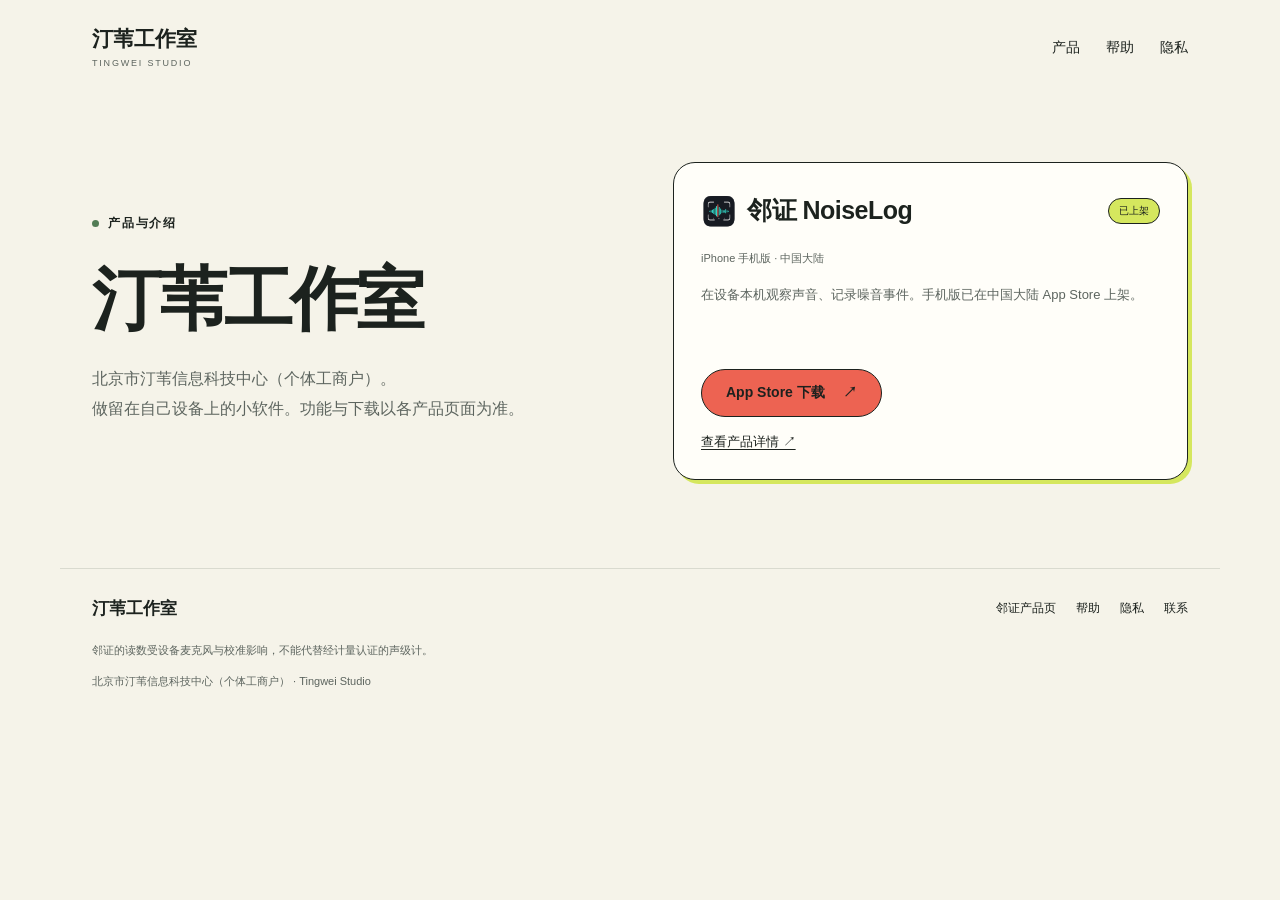
<file: index.html>
<!doctype html>
<html lang="zh-CN">
<head>
<meta charset="utf-8">
<meta name="viewport" content="width=device-width, initial-scale=1">
<meta name="description" content="北京市汀苇信息科技中心（个体工商户）。邻证 NoiseLog 手机版已在中国大陆 App Store 上架。">
<title>汀苇工作室 · Tingwei Studio</title>
<link rel="stylesheet" href="styles.css">
</head>
<body>
<header class="shell nav">
<a class="brand" href="index.html"><span>汀苇工作室<small>TINGWEI STUDIO</small></span></a>
<nav aria-label="主导航"><a href="#noiselog">产品</a><a href="support.html">帮助</a><a href="privacy.html">隐私</a></nav>
</header>
<main>
<section class="shell hero studio">
<div>
<p class="eyebrow"><span></span> 产品与介绍</p>
<h1>汀苇工作室</h1>
<p class="lead">北京市汀苇信息科技中心（个体工商户）。<br>做留在自己设备上的小软件。功能与下载以各产品页面为准。</p>
</div>
<article class="download-card featured" id="noiselog">
<div class="card-heading"><h3 class="with-icon"><img src="assets/noiselog-icon.png" alt="" width="36" height="36">邻证 NoiseLog</h3><span class="badge lime">已上架</span></div>
<p class="version">iPhone 手机版 · 中国大陆</p>
<p>在设备本机观察声音、记录噪音事件。手机版已在中国大陆 App Store 上架。</p>
<div class="card-links">
<a class="button coral" href="https://apps.apple.com/cn/app/邻证-noiselog-手机版/id6823163668" rel="noopener noreferrer" target="_blank">App Store 下载 <span aria-hidden="true">↗</span></a>
<a class="text-link" href="https://noiselog.tingweistudio.com">查看产品详情 ↗</a>
</div>
</article>
</section>
</main>
<footer class="shell">
<div class="footer-top">
<a class="brand" href="index.html"><span>汀苇工作室</span></a>
<div><a href="https://noiselog.tingweistudio.com">邻证产品页</a><a href="support.html">帮助</a><a href="privacy.html">隐私</a><a href="mailto:noiselog@tingweistudio.com">联系</a></div>
</div>
<p class="fine">邻证的读数受设备麦克风与校准影响，不能代替经计量认证的声级计。</p>
<p class="fine">北京市汀苇信息科技中心（个体工商户） · Tingwei Studio</p>
</footer>
</body>
</html>
</file>
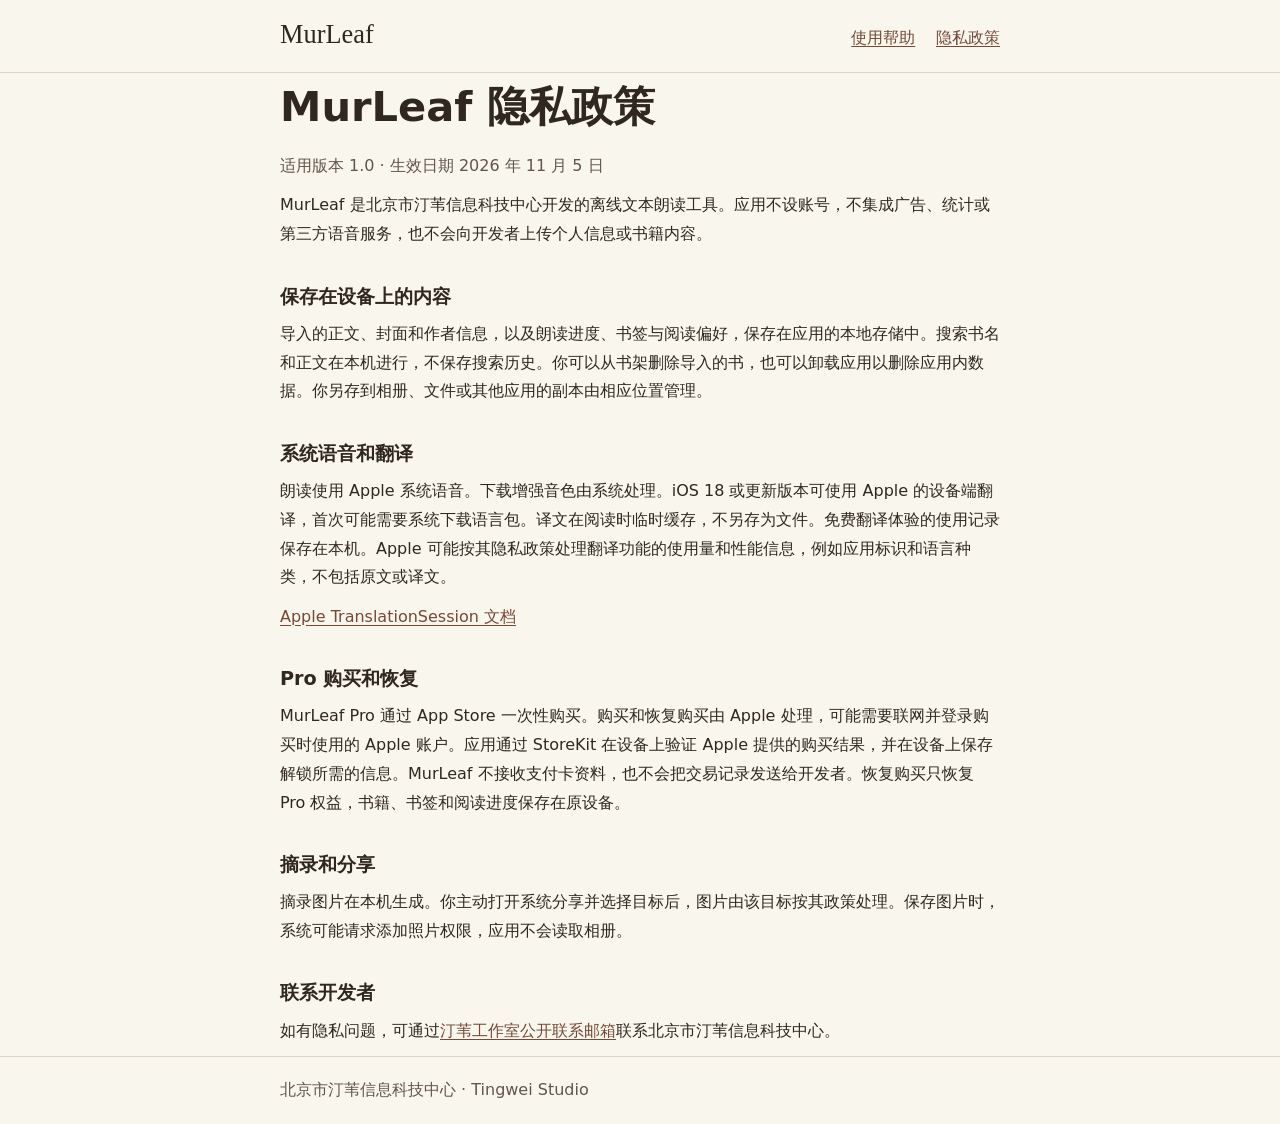
<file: murleaf-privacy.html>
<!doctype html>
<html lang="zh-Hans">
<head>
  <meta charset="utf-8">
  <meta name="viewport" content="width=device-width, initial-scale=1">
  <meta name="description" content="MurLeaf 离线朗读的隐私政策">
  <title>MurLeaf 隐私政策 · 汀苇工作室</title>
  <style>
    :root{color-scheme:light dark;--paper:#f9f6ee;--ink:#302820;--soft:#62554a;--rule:#ded6c8;--link:#754936}
    @media(prefers-color-scheme:dark){:root{--paper:#25221e;--ink:#f2eadc;--soft:#cdc0ae;--rule:#51463a;--link:#f1b49a}}
    *{box-sizing:border-box}body{margin:0;background:var(--paper);color:var(--ink);font:1rem/1.8 system-ui,sans-serif}
    .wrap{max-width:48rem;margin:auto;padding:0 1.5rem}header,footer{padding:1.2rem 0;border-color:var(--rule);border-style:solid;border-width:0 0 1px}
    footer{border-width:1px 0 0;color:var(--soft)}nav{display:flex;align-items:baseline;flex-wrap:wrap;gap:.4rem 1.3rem}
    .brand{margin-right:auto;color:var(--ink);font:1.65rem Georgia,serif;text-decoration:none}main{padding:2rem 0 2.6rem}
    h1,h2{line-height:1.35}h1{font-size:clamp(1.9rem,7vw,2.6rem);margin:.15em 0 .4em}h2{font-size:1.2rem;margin:1.8em 0 .45em}
    p{margin:.65em 0}a{color:var(--link);text-underline-offset:.18em}a:focus-visible{outline:2px solid currentColor;outline-offset:4px}
    .lead{color:var(--soft)}
  </style>
</head>
<body>
  <header><nav class="wrap" aria-label="MurLeaf 导航">
    <a class="brand" href="https://tingweistudio.com/">MurLeaf</a>
    <a href="murleaf-support.html">使用帮助</a>
    <a href="murleaf-privacy.html" aria-current="page">隐私政策</a>
  </nav></header>
  <main class="wrap">
    <h1>MurLeaf 隐私政策</h1>
    <p class="lead">适用版本 1.0 · 生效日期 2026 年 11 月 5 日</p>
    <p>MurLeaf 是北京市汀苇信息科技中心开发的离线文本朗读工具。应用不设账号，不集成广告、统计或第三方语音服务，也不会向开发者上传个人信息或书籍内容。</p>

    <h2>保存在设备上的内容</h2>
    <p>导入的正文、封面和作者信息，以及朗读进度、书签与阅读偏好，保存在应用的本地存储中。搜索书名和正文在本机进行，不保存搜索历史。你可以从书架删除导入的书，也可以卸载应用以删除应用内数据。你另存到相册、文件或其他应用的副本由相应位置管理。</p>

    <h2>系统语音和翻译</h2>
    <p>朗读使用 Apple 系统语音。下载增强音色由系统处理。iOS 18 或更新版本可使用 Apple 的设备端翻译，首次可能需要系统下载语言包。译文在阅读时临时缓存，不另存为文件。免费翻译体验的使用记录保存在本机。Apple 可能按其隐私政策处理翻译功能的使用量和性能信息，例如应用标识和语言种类，不包括原文或译文。</p>
    <p><a href="https://developer.apple.com/documentation/translation/translationsession">Apple TranslationSession 文档</a></p>

    <h2>Pro 购买和恢复</h2>
    <p>MurLeaf Pro 通过 App Store 一次性购买。购买和恢复购买由 Apple 处理，可能需要联网并登录购买时使用的 Apple 账户。应用通过 StoreKit 在设备上验证 Apple 提供的购买结果，并在设备上保存解锁所需的信息。MurLeaf 不接收支付卡资料，也不会把交易记录发送给开发者。恢复购买只恢复 Pro 权益，书籍、书签和阅读进度保存在原设备。</p>

    <h2>摘录和分享</h2>
    <p>摘录图片在本机生成。你主动打开系统分享并选择目标后，图片由该目标按其政策处理。保存图片时，系统可能请求添加照片权限，应用不会读取相册。</p>

    <h2>联系开发者</h2>
    <p>如有隐私问题，可通过<a href="mailto:noiselog@tingweistudio.com?subject=MurLeaf%20Privacy">汀苇工作室公开联系邮箱</a>联系北京市汀苇信息科技中心。</p>
  </main>
  <footer><div class="wrap">北京市汀苇信息科技中心 · Tingwei Studio</div></footer>
</body>
</html>
</file>
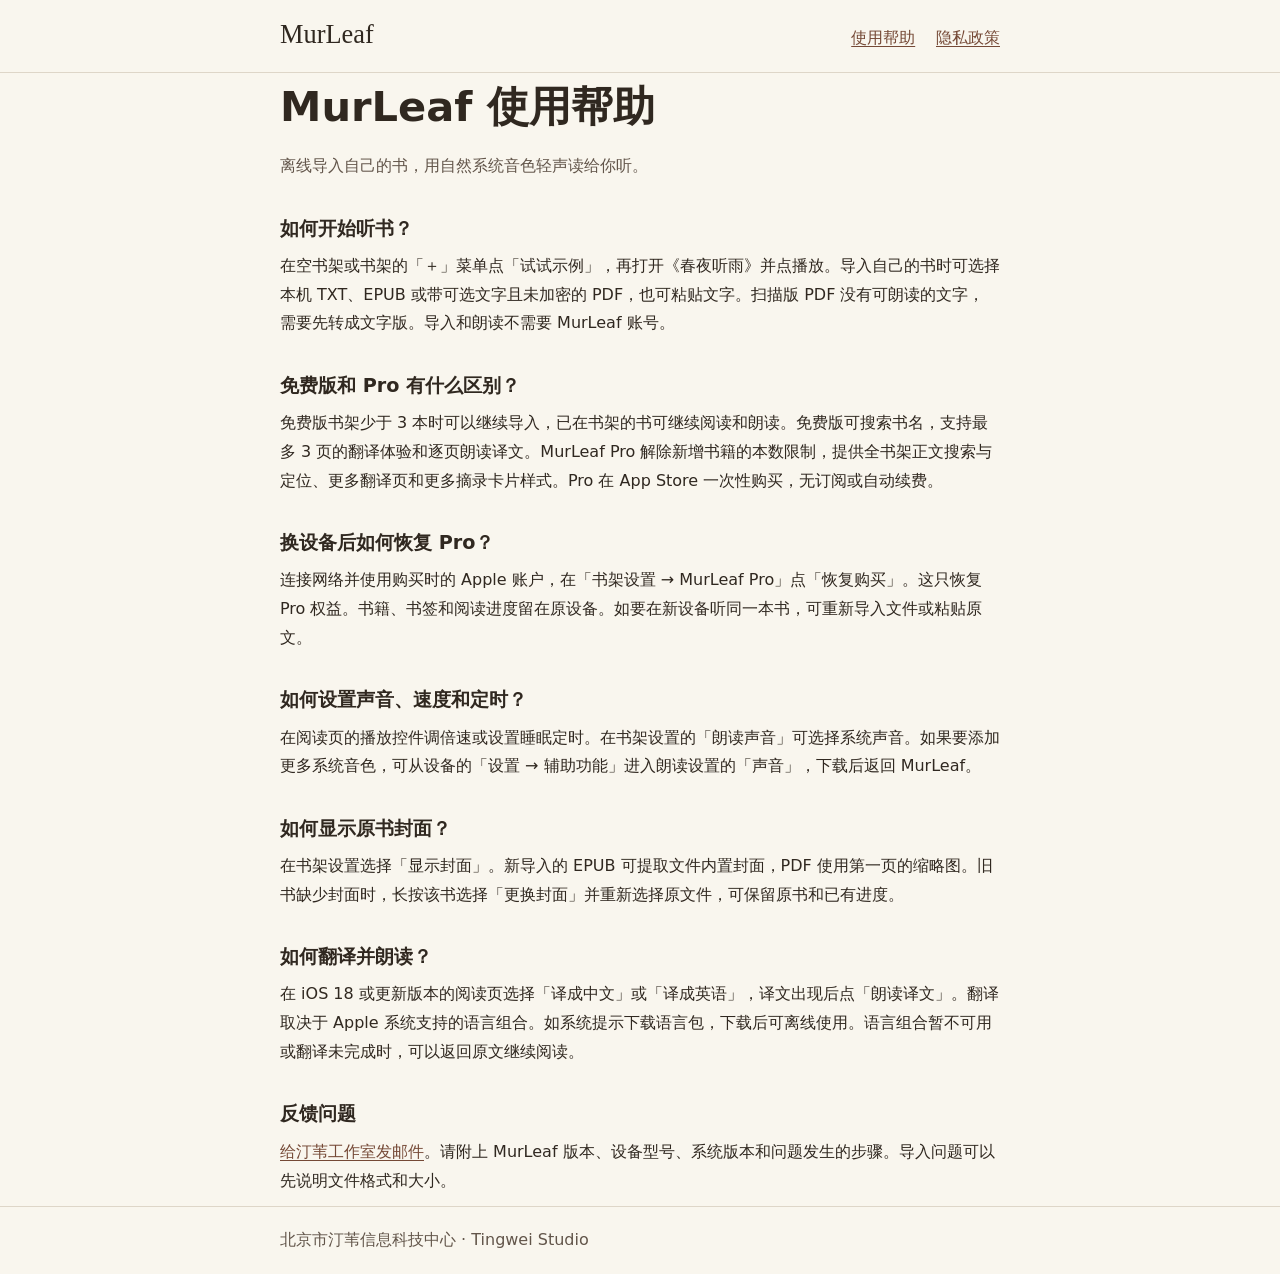
<file: murleaf-support.html>
<!doctype html>
<html lang="zh-Hans">
<head>
  <meta charset="utf-8">
  <meta name="viewport" content="width=device-width, initial-scale=1">
  <meta name="description" content="MurLeaf 离线朗读的使用帮助和问题反馈">
  <title>MurLeaf 使用帮助 · 汀苇工作室</title>
  <style>
    :root{color-scheme:light dark;--paper:#f9f6ee;--ink:#302820;--soft:#62554a;--rule:#ded6c8;--link:#754936}
    @media(prefers-color-scheme:dark){:root{--paper:#25221e;--ink:#f2eadc;--soft:#cdc0ae;--rule:#51463a;--link:#f1b49a}}
    *{box-sizing:border-box}body{margin:0;background:var(--paper);color:var(--ink);font:1rem/1.8 system-ui,sans-serif}
    .wrap{max-width:48rem;margin:auto;padding:0 1.5rem}header,footer{padding:1.2rem 0;border-color:var(--rule);border-style:solid;border-width:0 0 1px}
    footer{border-width:1px 0 0;color:var(--soft)}nav{display:flex;align-items:baseline;flex-wrap:wrap;gap:.4rem 1.3rem}
    .brand{margin-right:auto;color:var(--ink);font:1.65rem Georgia,serif;text-decoration:none}main{padding:2rem 0 2.6rem}
    h1,h2{line-height:1.35}h1{font-size:clamp(1.9rem,7vw,2.6rem);margin:.15em 0 .4em}h2{font-size:1.2rem;margin:1.8em 0 .45em}
    p{margin:.65em 0}a{color:var(--link);text-underline-offset:.18em}a:focus-visible{outline:2px solid currentColor;outline-offset:4px}
    .lead{color:var(--soft)}
  </style>
</head>
<body>
  <header><nav class="wrap" aria-label="MurLeaf 导航">
    <a class="brand" href="https://tingweistudio.com/">MurLeaf</a>
    <a href="murleaf-support.html" aria-current="page">使用帮助</a>
    <a href="murleaf-privacy.html">隐私政策</a>
  </nav></header>
  <main class="wrap">
    <h1>MurLeaf 使用帮助</h1>
    <p class="lead">离线导入自己的书，用自然系统音色轻声读给你听。</p>

    <h2>如何开始听书？</h2>
    <p>在空书架或书架的「＋」菜单点「试试示例」，再打开《春夜听雨》并点播放。导入自己的书时可选择本机 TXT、EPUB 或带可选文字且未加密的 PDF，也可粘贴文字。扫描版 PDF 没有可朗读的文字，需要先转成文字版。导入和朗读不需要 MurLeaf 账号。</p>

    <h2>免费版和 Pro 有什么区别？</h2>
    <p>免费版书架少于 3 本时可以继续导入，已在书架的书可继续阅读和朗读。免费版可搜索书名，支持最多 3 页的翻译体验和逐页朗读译文。MurLeaf Pro 解除新增书籍的本数限制，提供全书架正文搜索与定位、更多翻译页和更多摘录卡片样式。Pro 在 App Store 一次性购买，无订阅或自动续费。</p>

    <h2>换设备后如何恢复 Pro？</h2>
    <p>连接网络并使用购买时的 Apple 账户，在「书架设置 → MurLeaf Pro」点「恢复购买」。这只恢复 Pro 权益。书籍、书签和阅读进度留在原设备。如要在新设备听同一本书，可重新导入文件或粘贴原文。</p>

    <h2>如何设置声音、速度和定时？</h2>
    <p>在阅读页的播放控件调倍速或设置睡眠定时。在书架设置的「朗读声音」可选择系统声音。如果要添加更多系统音色，可从设备的「设置 → 辅助功能」进入朗读设置的「声音」，下载后返回 MurLeaf。</p>

    <h2>如何显示原书封面？</h2>
    <p>在书架设置选择「显示封面」。新导入的 EPUB 可提取文件内置封面，PDF 使用第一页的缩略图。旧书缺少封面时，长按该书选择「更换封面」并重新选择原文件，可保留原书和已有进度。</p>

    <h2>如何翻译并朗读？</h2>
    <p>在 iOS 18 或更新版本的阅读页选择「译成中文」或「译成英语」，译文出现后点「朗读译文」。翻译取决于 Apple 系统支持的语言组合。如系统提示下载语言包，下载后可离线使用。语言组合暂不可用或翻译未完成时，可以返回原文继续阅读。</p>

    <h2>反馈问题</h2>
    <p><a href="mailto:noiselog@tingweistudio.com?subject=MurLeaf%20Support">给汀苇工作室发邮件</a>。请附上 MurLeaf 版本、设备型号、系统版本和问题发生的步骤。导入问题可以先说明文件格式和大小。</p>
  </main>
  <footer><div class="wrap">北京市汀苇信息科技中心 · Tingwei Studio</div></footer>
</body>
</html>
</file>
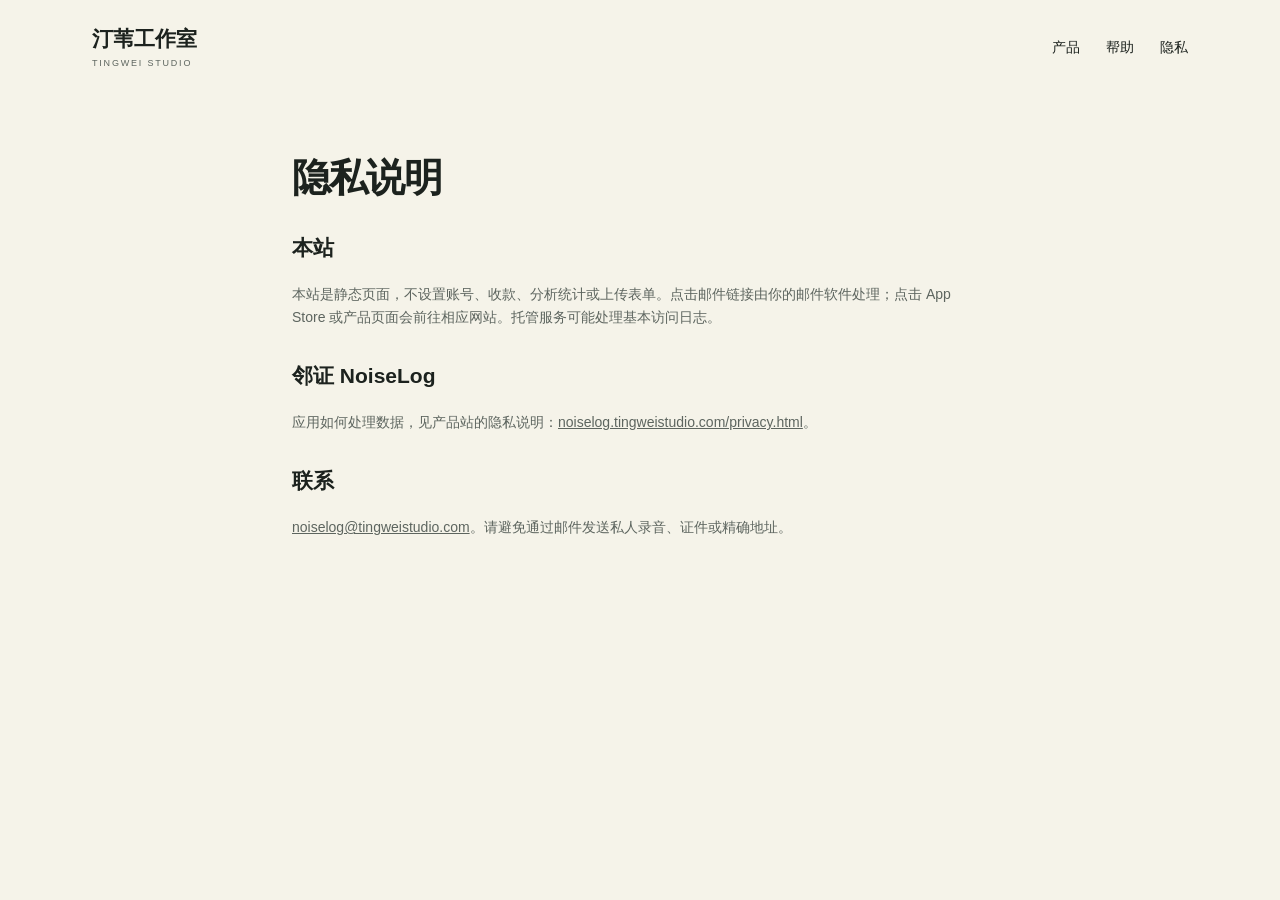
<file: privacy.html>
<!doctype html>
<html lang="zh-CN">
<head>
<meta charset="utf-8">
<meta name="viewport" content="width=device-width, initial-scale=1">
<meta name="description" content="汀苇工作室网站的隐私说明。本站不设账号、收款或统计。">
<title>隐私说明 · 汀苇工作室</title>
<link rel="stylesheet" href="styles.css">
</head>
<body>
<header class="shell nav">
<a class="brand" href="index.html"><span>汀苇工作室<small>TINGWEI STUDIO</small></span></a>
<nav aria-label="主导航"><a href="index.html#noiselog">产品</a><a href="support.html">帮助</a><a href="privacy.html">隐私</a></nav>
</header>
<main class="shell document">
<h1>隐私说明</h1>
<h2>本站</h2>
<p>本站是静态页面，不设置账号、收款、分析统计或上传表单。点击邮件链接由你的邮件软件处理；点击 App Store 或产品页面会前往相应网站。托管服务可能处理基本访问日志。</p>
<h2>邻证 NoiseLog</h2>
<p>应用如何处理数据，见产品站的隐私说明：<a href="https://noiselog.tingweistudio.com/privacy.html">noiselog.tingweistudio.com/privacy.html</a>。</p>
<h2>联系</h2>
<p><a href="mailto:noiselog@tingweistudio.com">noiselog@tingweistudio.com</a>。请避免通过邮件发送私人录音、证件或精确地址。</p>
</main>
</body>
</html>
</file>
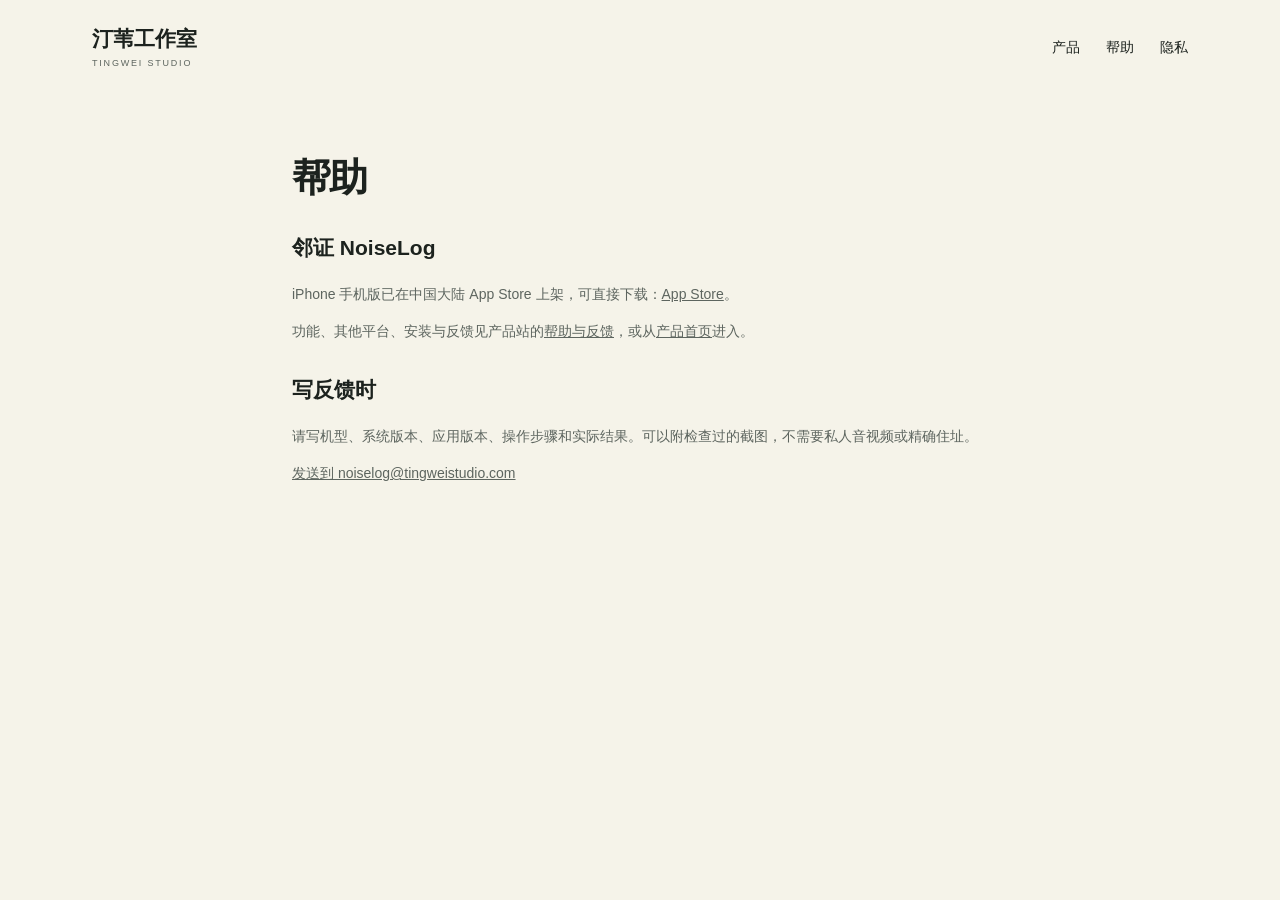
<file: support.html>
<!doctype html>
<html lang="zh-CN">
<head>
<meta charset="utf-8">
<meta name="viewport" content="width=device-width, initial-scale=1">
<meta name="description" content="汀苇工作室帮助入口。邻证 NoiseLog 手机版可在中国大陆 App Store 下载。">
<title>帮助 · 汀苇工作室</title>
<link rel="stylesheet" href="styles.css">
</head>
<body>
<header class="shell nav">
<a class="brand" href="index.html"><span>汀苇工作室<small>TINGWEI STUDIO</small></span></a>
<nav aria-label="主导航"><a href="index.html#noiselog">产品</a><a href="support.html">帮助</a><a href="privacy.html">隐私</a></nav>
</header>
<main class="shell document">
<h1>帮助</h1>
<h2>邻证 NoiseLog</h2>
<p>iPhone 手机版已在中国大陆 App Store 上架，可直接下载：<a href="https://apps.apple.com/cn/app/邻证-noiselog-手机版/id6823163668" rel="noopener noreferrer" target="_blank">App Store</a>。</p>
<p>功能、其他平台、安装与反馈见产品站的<a href="https://noiselog.tingweistudio.com/support.html">帮助与反馈</a>，或从<a href="https://noiselog.tingweistudio.com">产品首页</a>进入。</p>
<h2>写反馈时</h2>
<p>请写机型、系统版本、应用版本、操作步骤和实际结果。可以附检查过的截图，不需要私人音视频或精确住址。</p>
<p><a href="mailto:noiselog@tingweistudio.com?subject=%E9%82%BB%E8%AF%81%E5%8F%8D%E9%A6%88">发送到 noiselog@tingweistudio.com</a></p>
</main>
</body>
</html>
</file>
<file: styles.css>
:root{--bg:#f5f3e9;--ink:#1c221e;--muted:#5d655f;--coral:#ed6352;--lime:#d5e75e;--line:#d9dacf;--white:#fffef9}*{box-sizing:border-box}html{scroll-behavior:smooth;scroll-padding-top:24px}body{margin:0;background:var(--bg);color:var(--ink);font-family:-apple-system,BlinkMacSystemFont,"PingFang SC","Microsoft YaHei",sans-serif;line-height:1.65}a{color:inherit;text-decoration:none}a:focus-visible,summary:focus-visible{outline:3px solid #227a66;outline-offset:5px}img{display:block;max-width:100%}.shell{max-width:1160px;margin:auto;padding:0 32px}.preview-note{background:var(--ink);color:#f7f5e8;text-align:center;font-size:12px;padding:7px 12px;letter-spacing:.06em}.nav{display:flex;align-items:center;justify-content:space-between;gap:25px;padding-top:27px;padding-bottom:27px}.brand{display:flex;align-items:center;gap:11px;font-size:21px;font-weight:700;line-height:1.15;flex-shrink:0}.brand img{border-radius:10px}.brand small{display:block;font-size:9px;font-weight:500;letter-spacing:.2em;margin-top:7px;color:var(--muted)}nav{display:flex;gap:26px;font-size:14px}nav a:hover,.text-link:hover{color:#a93226}.button{min-height:48px;display:inline-flex;justify-content:center;align-items:center;gap:18px;padding:11px 24px;border:1.5px solid var(--ink);border-radius:999px;font-size:14px;font-weight:600;background:var(--white);transition:transform .15s,box-shadow .15s}.button:hover{transform:translateY(-2px);box-shadow:3px 3px 0 var(--ink)}.small{font-size:12px;min-height:40px}.coral{background:var(--coral);color:#1d211e}.hero{display:grid;grid-template-columns:1fr 1fr;gap:66px;align-items:center;padding-top:67px;padding-bottom:88px}.hero.studio .download-card{align-self:center}.with-icon{display:flex;align-items:center;gap:10px}.with-icon img{width:36px;height:36px;border-radius:9px}.card-links{display:flex;flex-direction:column;align-items:flex-start;gap:14px;margin-top:auto}.card-links .button{margin-top:0}.card-links .text-link{text-decoration:underline;text-underline-offset:3px}.eyebrow{font-size:12px;letter-spacing:.15em;font-weight:600;display:flex;gap:9px;align-items:center}.eyebrow span,.tiny-dot{width:7px;height:7px;border-radius:50%;display:inline-block;background:#527c55}h1{font-size:clamp(48px,5.4vw,72px);line-height:1.16;letter-spacing:-.045em;margin:25px 0;font-weight:750}.highlight{position:relative;isolation:isolate;white-space:nowrap}.highlight:after{content:"";position:absolute;left:0;right:0;bottom:4px;height:29%;background:var(--lime);z-index:-1;transform:rotate(-2deg)}.lead{font-size:16px;line-height:1.9;color:var(--muted)}.hero-actions{display:flex;align-items:center;gap:25px;margin:29px 0 18px}.text-link{font-size:13px}.fine{font-size:11px;line-height:1.8;color:var(--muted)}.product-visual{background:#fffef9;border:1.5px solid var(--ink);border-radius:28px;padding:25px;box-shadow:8px 8px 0 #deded2;transform:rotate(1.2deg)}.visual-top{font-size:10px;letter-spacing:.1em;display:flex;align-items:center;gap:8px;border-bottom:1px solid var(--line);padding-bottom:18px}.visual-top span:last-child{margin-left:auto;color:var(--muted)}.meter-label{font-size:14px;margin-top:26px;color:var(--muted)}.meter-value{font-size:72px;font-weight:650;line-height:1.5;letter-spacing:-.055em;font-variant-numeric:tabular-nums}.meter-value span{font-size:25px;letter-spacing:0;color:var(--muted);font-weight:500}.chart{height:126px;display:flex;gap:9px;align-items:flex-end;border-bottom:1px solid var(--line);padding:0 3px 9px}.chart i{height:var(--h);flex:1;background:#cbdcc4;border-radius:4px 4px 0 0}.chart i:nth-child(n+7):nth-child(-n+9){background:var(--coral)}.times{display:flex;justify-content:space-between;color:var(--muted);font-size:9px;margin-top:8px;font-variant-numeric:tabular-nums}.event{display:flex;align-items:center;justify-content:space-between;background:#f0f1e8;border-radius:15px;margin-top:24px;padding:15px}.event small{display:block;font-size:10px;color:var(--muted)}.event strong{font-size:17px;font-weight:600}.event strong span{font-size:11px;font-weight:400;margin-left:9px}.event b{font-size:10px;padding:5px 8px;border:1px solid #58724a;border-radius:999px;color:#365034}.visual-note{font-size:9px;color:var(--muted);margin-bottom:0}.how{border-top:1px solid var(--line);padding-top:55px;padding-bottom:64px}.section-heading h2,.closing h2{font-size:30px;font-weight:650;letter-spacing:-.03em;margin:10px 0 16px}.section-heading p:last-child{font-size:14px;color:var(--muted)}.steps{display:grid;grid-template-columns:repeat(3,1fr);gap:40px;margin-top:38px}.step-no{font-size:12px;display:inline-block;border:1px solid var(--ink);border-radius:50%;padding:5px 11px;background:var(--lime)}h3{font-size:19px;font-weight:650;margin:16px 0 9px}.steps p{font-size:13px;color:var(--muted);max-width:290px}.downloads{padding-top:45px;padding-bottom:60px}.download-grid{display:grid;grid-template-columns:repeat(2,1fr);gap:20px;margin-top:30px}.download-card{display:flex;flex-direction:column;gap:6px;padding:27px;border:1.5px solid var(--ink);border-radius:22px;background:var(--white)}.download-card.featured{box-shadow:4px 4px 0 var(--lime)}.card-heading{display:flex;align-items:center;justify-content:space-between;gap:12px}.card-heading h3{margin:0;font-size:25px;letter-spacing:-.02em}.badge{font-size:10px;border:1px solid var(--ink);border-radius:999px;padding:4px 10px;white-space:nowrap}.lime{background:var(--lime)}.version{font-size:11px;color:var(--muted);margin-bottom:3px}.download-card>p:not(.version):not(.fine){color:var(--muted);font-size:13px;min-height:65px;margin:8px 0 14px}.download-card .button{align-self:flex-start;margin-top:auto}.download-card .card-links .button{margin-top:0}.download-card details{font-size:11px;color:var(--muted);margin-top:10px}.download-card summary{cursor:pointer}.download-card details p{line-height:1.8}.download-note{margin-top:28px;padding:20px 25px;background:#ececde;border-radius:16px}.download-note strong{font-size:14px}.download-note p{font-size:12px;color:var(--muted);margin-bottom:0}.closing{display:flex;align-items:center;justify-content:space-between;gap:30px;padding-top:35px;padding-bottom:65px}.closing p:not(.eyebrow){font-size:13px;color:var(--muted)}.lime-button{background:var(--lime);flex-shrink:0}footer{border-top:1px solid var(--line);padding-top:30px!important;padding-bottom:30px!important}.footer-top{display:flex;align-items:center;justify-content:space-between;margin-bottom:22px}.footer-top .brand{font-size:17px}.footer-top>div{display:flex;gap:20px;font-size:12px}.document{max-width:760px;padding-top:35px;padding-bottom:55px}.document h1{font-size:39px}.document h2{font-size:21px;margin-top:30px}.document p,.document li{font-size:14px;color:var(--muted)}.document a{text-decoration:underline}@media(max-width:780px){.shell{padding-left:22px;padding-right:22px}.nav{padding-top:20px;padding-bottom:20px}.nav nav{display:none}.brand{font-size:18px}.brand img{width:38px;height:38px}.hero{grid-template-columns:1fr;gap:38px;padding-top:32px;padding-bottom:55px}.hero h1{font-size:56px}.product-visual{max-width:530px;width:100%;margin:auto;transform:none}.steps{grid-template-columns:1fr;gap:18px;margin-top:25px}.steps article{border-top:1px solid var(--line);padding-top:18px}.steps p{max-width:none}.steps h3{display:inline-block;margin-left:12px}.download-grid{grid-template-columns:1fr}.download-card{padding:23px}.closing{display:block}.closing .button{margin-top:16px}.section-heading h2,.closing h2{font-size:26px}.footer-top{display:block}.footer-top>div{margin-top:20px}.hero-actions{gap:16px}.hero-actions .button{padding:11px 19px}.nav .button{padding:8px 14px;gap:8px}}@media(prefers-reduced-motion:reduce){html{scroll-behavior:auto}.button{transition:none}}
</file>
